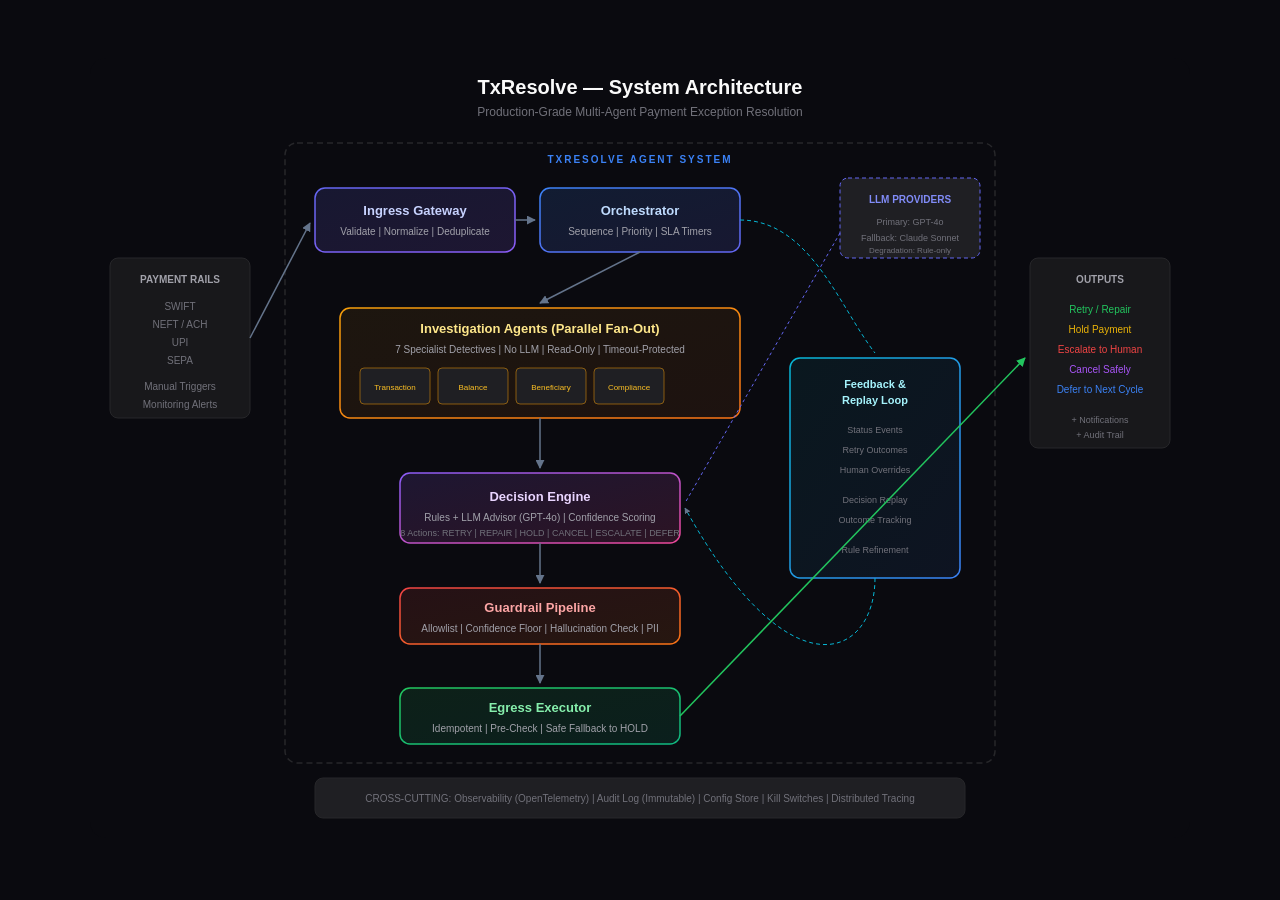
<file: web/architecture-diagram.html>
<!DOCTYPE html>
<html lang="en">
<head>
<meta charset="UTF-8">
<meta name="viewport" content="width=device-width, initial-scale=1.0">
<title>TxResolve — Architecture Diagram</title>
<style>
* { margin: 0; padding: 0; box-sizing: border-box; }
body { background: #0a0a0f; font-family: 'Inter', -apple-system, sans-serif; display: flex; align-items: center; justify-content: center; min-height: 100vh; padding: 40px 20px; }
.diagram { width: 100%; max-width: 1100px; }
svg { width: 100%; height: auto; }
</style>
</head>
<body>
<div class="diagram">
<svg viewBox="0 0 1100 780" xmlns="http://www.w3.org/2000/svg">
  <defs>
    <linearGradient id="gIngress" x1="0" y1="0" x2="1" y2="1"><stop offset="0%" stop-color="#6366f1"/><stop offset="100%" stop-color="#8b5cf6"/></linearGradient>
    <linearGradient id="gOrch" x1="0" y1="0" x2="1" y2="1"><stop offset="0%" stop-color="#3b82f6"/><stop offset="100%" stop-color="#6366f1"/></linearGradient>
    <linearGradient id="gInvest" x1="0" y1="0" x2="1" y2="1"><stop offset="0%" stop-color="#f59e0b"/><stop offset="100%" stop-color="#f97316"/></linearGradient>
    <linearGradient id="gDecision" x1="0" y1="0" x2="1" y2="1"><stop offset="0%" stop-color="#8b5cf6"/><stop offset="100%" stop-color="#ec4899"/></linearGradient>
    <linearGradient id="gEgress" x1="0" y1="0" x2="1" y2="1"><stop offset="0%" stop-color="#22c55e"/><stop offset="100%" stop-color="#10b981"/></linearGradient>
    <linearGradient id="gGuard" x1="0" y1="0" x2="1" y2="1"><stop offset="0%" stop-color="#ef4444"/><stop offset="100%" stop-color="#f97316"/></linearGradient>
    <linearGradient id="gFeedback" x1="0" y1="0" x2="1" y2="1"><stop offset="0%" stop-color="#06b6d4"/><stop offset="100%" stop-color="#3b82f6"/></linearGradient>
    <filter id="glow"><feGaussianBlur stdDeviation="3" result="blur"/><feMerge><feMergeNode in="blur"/><feMergeNode in="SourceGraphic"/></feMerge></filter>
    <marker id="arrow" viewBox="0 0 10 10" refX="9" refY="5" markerWidth="6" markerHeight="6" orient="auto"><path d="M 0 0 L 10 5 L 0 10 z" fill="#64748b"/></marker>
    <marker id="arrowGreen" viewBox="0 0 10 10" refX="9" refY="5" markerWidth="6" markerHeight="6" orient="auto"><path d="M 0 0 L 10 5 L 0 10 z" fill="#22c55e"/></marker>
  </defs>

  <!-- Background -->
  <rect width="1100" height="780" fill="#0a0a0f" rx="16"/>

  <!-- Title -->
  <text x="550" y="36" text-anchor="middle" fill="#fafafa" font-size="20" font-weight="700" font-family="Inter, sans-serif">TxResolve — System Architecture</text>
  <text x="550" y="58" text-anchor="middle" fill="#71717a" font-size="12" font-family="Inter, sans-serif">Production-Grade Multi-Agent Payment Exception Resolution</text>

  <!-- External Sources (left) -->
  <rect x="20" y="200" width="140" height="160" rx="8" fill="#18181b" stroke="#27272a" stroke-width="1"/>
  <text x="90" y="225" text-anchor="middle" fill="#a1a1aa" font-size="10" font-weight="600" font-family="Inter, sans-serif">PAYMENT RAILS</text>
  <text x="90" y="252" text-anchor="middle" fill="#71717a" font-size="10" font-family="Inter, sans-serif">SWIFT</text>
  <text x="90" y="270" text-anchor="middle" fill="#71717a" font-size="10" font-family="Inter, sans-serif">NEFT / ACH</text>
  <text x="90" y="288" text-anchor="middle" fill="#71717a" font-size="10" font-family="Inter, sans-serif">UPI</text>
  <text x="90" y="306" text-anchor="middle" fill="#71717a" font-size="10" font-family="Inter, sans-serif">SEPA</text>
  <text x="90" y="332" text-anchor="middle" fill="#71717a" font-size="10" font-family="Inter, sans-serif">Manual Triggers</text>
  <text x="90" y="350" text-anchor="middle" fill="#71717a" font-size="10" font-family="Inter, sans-serif">Monitoring Alerts</text>

  <!-- Main System Boundary -->
  <rect x="195" y="85" width="710" height="620" rx="12" fill="none" stroke="#27272a" stroke-width="1.5" stroke-dasharray="6,4"/>
  <text x="550" y="105" text-anchor="middle" fill="#3b82f6" font-size="10" font-weight="600" font-family="Inter, sans-serif" letter-spacing="2">TXRESOLVE AGENT SYSTEM</text>

  <!-- INGRESS -->
  <rect x="225" y="130" width="200" height="64" rx="10" fill="url(#gIngress)" opacity="0.15"/>
  <rect x="225" y="130" width="200" height="64" rx="10" fill="none" stroke="url(#gIngress)" stroke-width="1.5"/>
  <text x="325" y="157" text-anchor="middle" fill="#c7d2fe" font-size="13" font-weight="600" font-family="Inter, sans-serif">Ingress Gateway</text>
  <text x="325" y="177" text-anchor="middle" fill="#a1a1aa" font-size="10" font-family="Inter, sans-serif">Validate | Normalize | Deduplicate</text>

  <!-- ORCHESTRATOR -->
  <rect x="450" y="130" width="200" height="64" rx="10" fill="url(#gOrch)" opacity="0.15"/>
  <rect x="450" y="130" width="200" height="64" rx="10" fill="none" stroke="url(#gOrch)" stroke-width="1.5"/>
  <text x="550" y="157" text-anchor="middle" fill="#bfdbfe" font-size="13" font-weight="600" font-family="Inter, sans-serif">Orchestrator</text>
  <text x="550" y="177" text-anchor="middle" fill="#a1a1aa" font-size="10" font-family="Inter, sans-serif">Sequence | Priority | SLA Timers</text>

  <!-- INVESTIGATION POOL -->
  <rect x="250" y="250" width="400" height="110" rx="10" fill="url(#gInvest)" opacity="0.08"/>
  <rect x="250" y="250" width="400" height="110" rx="10" fill="none" stroke="url(#gInvest)" stroke-width="1.5"/>
  <text x="450" y="275" text-anchor="middle" fill="#fde68a" font-size="13" font-weight="600" font-family="Inter, sans-serif">Investigation Agents (Parallel Fan-Out)</text>
  <text x="450" y="295" text-anchor="middle" fill="#a1a1aa" font-size="10" font-family="Inter, sans-serif">7 Specialist Detectives | No LLM | Read-Only | Timeout-Protected</text>
  <!-- Mini boxes for investigators -->
  <rect x="270" y="310" width="70" height="36" rx="4" fill="#1f1f23" stroke="#f59e0b" stroke-width="0.5"/><text x="305" y="332" text-anchor="middle" fill="#fbbf24" font-size="8" font-family="Inter, sans-serif">Transaction</text>
  <rect x="348" y="310" width="70" height="36" rx="4" fill="#1f1f23" stroke="#f59e0b" stroke-width="0.5"/><text x="383" y="332" text-anchor="middle" fill="#fbbf24" font-size="8" font-family="Inter, sans-serif">Balance</text>
  <rect x="426" y="310" width="70" height="36" rx="4" fill="#1f1f23" stroke="#f59e0b" stroke-width="0.5"/><text x="461" y="332" text-anchor="middle" fill="#fbbf24" font-size="8" font-family="Inter, sans-serif">Beneficiary</text>
  <rect x="504" y="310" width="70" height="36" rx="4" fill="#1f1f23" stroke="#f59e0b" stroke-width="0.5"/><text x="539" y="332" text-anchor="middle" fill="#fbbf24" font-size="8" font-family="Inter, sans-serif">Compliance</text>

  <!-- DECISION ENGINE -->
  <rect x="310" y="415" width="280" height="70" rx="10" fill="url(#gDecision)" opacity="0.15"/>
  <rect x="310" y="415" width="280" height="70" rx="10" fill="none" stroke="url(#gDecision)" stroke-width="1.5"/>
  <text x="450" y="443" text-anchor="middle" fill="#e9d5ff" font-size="13" font-weight="600" font-family="Inter, sans-serif">Decision Engine</text>
  <text x="450" y="463" text-anchor="middle" fill="#a1a1aa" font-size="10" font-family="Inter, sans-serif">Rules + LLM Advisor (GPT-4o) | Confidence Scoring</text>
  <text x="450" y="478" text-anchor="middle" fill="#71717a" font-size="9" font-family="Inter, sans-serif">8 Actions: RETRY | REPAIR | HOLD | CANCEL | ESCALATE | DEFER</text>

  <!-- GUARDRAILS -->
  <rect x="310" y="530" width="280" height="56" rx="10" fill="url(#gGuard)" opacity="0.12"/>
  <rect x="310" y="530" width="280" height="56" rx="10" fill="none" stroke="url(#gGuard)" stroke-width="1.5"/>
  <text x="450" y="554" text-anchor="middle" fill="#fca5a5" font-size="13" font-weight="600" font-family="Inter, sans-serif">Guardrail Pipeline</text>
  <text x="450" y="574" text-anchor="middle" fill="#a1a1aa" font-size="10" font-family="Inter, sans-serif">Allowlist | Confidence Floor | Hallucination Check | PII</text>

  <!-- EGRESS -->
  <rect x="310" y="630" width="280" height="56" rx="10" fill="url(#gEgress)" opacity="0.12"/>
  <rect x="310" y="630" width="280" height="56" rx="10" fill="none" stroke="url(#gEgress)" stroke-width="1.5"/>
  <text x="450" y="654" text-anchor="middle" fill="#86efac" font-size="13" font-weight="600" font-family="Inter, sans-serif">Egress Executor</text>
  <text x="450" y="674" text-anchor="middle" fill="#a1a1aa" font-size="10" font-family="Inter, sans-serif">Idempotent | Pre-Check | Safe Fallback to HOLD</text>

  <!-- FEEDBACK LOOP (right side) -->
  <rect x="700" y="300" width="170" height="220" rx="10" fill="url(#gFeedback)" opacity="0.08"/>
  <rect x="700" y="300" width="170" height="220" rx="10" fill="none" stroke="url(#gFeedback)" stroke-width="1.5"/>
  <text x="785" y="330" text-anchor="middle" fill="#a5f3fc" font-size="11" font-weight="600" font-family="Inter, sans-serif">Feedback &amp;</text>
  <text x="785" y="346" text-anchor="middle" fill="#a5f3fc" font-size="11" font-weight="600" font-family="Inter, sans-serif">Replay Loop</text>
  <text x="785" y="375" text-anchor="middle" fill="#71717a" font-size="9" font-family="Inter, sans-serif">Status Events</text>
  <text x="785" y="395" text-anchor="middle" fill="#71717a" font-size="9" font-family="Inter, sans-serif">Retry Outcomes</text>
  <text x="785" y="415" text-anchor="middle" fill="#71717a" font-size="9" font-family="Inter, sans-serif">Human Overrides</text>
  <text x="785" y="445" text-anchor="middle" fill="#71717a" font-size="9" font-family="Inter, sans-serif">Decision Replay</text>
  <text x="785" y="465" text-anchor="middle" fill="#71717a" font-size="9" font-family="Inter, sans-serif">Outcome Tracking</text>
  <text x="785" y="495" text-anchor="middle" fill="#71717a" font-size="9" font-family="Inter, sans-serif">Rule Refinement</text>

  <!-- External Outputs (right) -->
  <rect x="940" y="200" width="140" height="190" rx="8" fill="#18181b" stroke="#27272a" stroke-width="1"/>
  <text x="1010" y="225" text-anchor="middle" fill="#a1a1aa" font-size="10" font-weight="600" font-family="Inter, sans-serif">OUTPUTS</text>
  <text x="1010" y="255" text-anchor="middle" fill="#22c55e" font-size="10" font-family="Inter, sans-serif">Retry / Repair</text>
  <text x="1010" y="275" text-anchor="middle" fill="#eab308" font-size="10" font-family="Inter, sans-serif">Hold Payment</text>
  <text x="1010" y="295" text-anchor="middle" fill="#ef4444" font-size="10" font-family="Inter, sans-serif">Escalate to Human</text>
  <text x="1010" y="315" text-anchor="middle" fill="#a855f7" font-size="10" font-family="Inter, sans-serif">Cancel Safely</text>
  <text x="1010" y="335" text-anchor="middle" fill="#3b82f6" font-size="10" font-family="Inter, sans-serif">Defer to Next Cycle</text>
  <text x="1010" y="365" text-anchor="middle" fill="#71717a" font-size="9" font-family="Inter, sans-serif">+ Notifications</text>
  <text x="1010" y="380" text-anchor="middle" fill="#71717a" font-size="9" font-family="Inter, sans-serif">+ Audit Trail</text>

  <!-- Cross-Cutting Bar (bottom) -->
  <rect x="225" y="720" width="650" height="40" rx="8" fill="#1f1f23" stroke="#27272a" stroke-width="1"/>
  <text x="550" y="744" text-anchor="middle" fill="#71717a" font-size="10" font-weight="500" font-family="Inter, sans-serif">CROSS-CUTTING: Observability (OpenTelemetry) | Audit Log (Immutable) | Config Store | Kill Switches | Distributed Tracing</text>

  <!-- ARROWS -->
  <!-- Rails to Ingress -->
  <path d="M 160 280 L 220 165" fill="none" stroke="#64748b" stroke-width="1.5" marker-end="url(#arrow)"/>
  <!-- Ingress to Orchestrator -->
  <path d="M 425 162 L 445 162" fill="none" stroke="#64748b" stroke-width="1.5" marker-end="url(#arrow)"/>
  <!-- Orchestrator to Investigators -->
  <path d="M 550 194 L 450 245" fill="none" stroke="#64748b" stroke-width="1.5" marker-end="url(#arrow)"/>
  <!-- Investigators to Decision -->
  <path d="M 450 360 L 450 410" fill="none" stroke="#64748b" stroke-width="1.5" marker-end="url(#arrow)"/>
  <!-- Decision to Guardrails -->
  <path d="M 450 485 L 450 525" fill="none" stroke="#64748b" stroke-width="1.5" marker-end="url(#arrow)"/>
  <!-- Guardrails to Egress -->
  <path d="M 450 586 L 450 625" fill="none" stroke="#64748b" stroke-width="1.5" marker-end="url(#arrow)"/>
  <!-- Egress to Outputs -->
  <path d="M 590 658 L 935 300" fill="none" stroke="#22c55e" stroke-width="1.5" marker-end="url(#arrowGreen)"/>
  <!-- Feedback loop arrow back -->
  <path d="M 785 520 C 785 600, 700 640, 595 450" fill="none" stroke="#06b6d4" stroke-width="1" stroke-dasharray="4,3" marker-end="url(#arrow)"/>
  <!-- Orchestrator to Feedback -->
  <path d="M 650 162 C 720 162, 750 250, 785 295" fill="none" stroke="#06b6d4" stroke-width="1" stroke-dasharray="4,3"/>

  <!-- LLM Provider Box (top right) -->
  <rect x="750" y="120" width="140" height="80" rx="8" fill="#1f1f23" stroke="#6366f1" stroke-width="1" stroke-dasharray="4,3"/>
  <text x="820" y="145" text-anchor="middle" fill="#818cf8" font-size="10" font-weight="600" font-family="Inter, sans-serif">LLM PROVIDERS</text>
  <text x="820" y="167" text-anchor="middle" fill="#71717a" font-size="9" font-family="Inter, sans-serif">Primary: GPT-4o</text>
  <text x="820" y="183" text-anchor="middle" fill="#71717a" font-size="9" font-family="Inter, sans-serif">Fallback: Claude Sonnet</text>
  <text x="820" y="195" text-anchor="middle" fill="#71717a" font-size="8" font-family="Inter, sans-serif">Degradation: Rule-only</text>
  <!-- Arrow from LLM to Decision -->
  <path d="M 750 175 L 595 445" fill="none" stroke="#6366f1" stroke-width="1" stroke-dasharray="3,3"/>

</svg>
</div>
</body>
</html>
</file>
